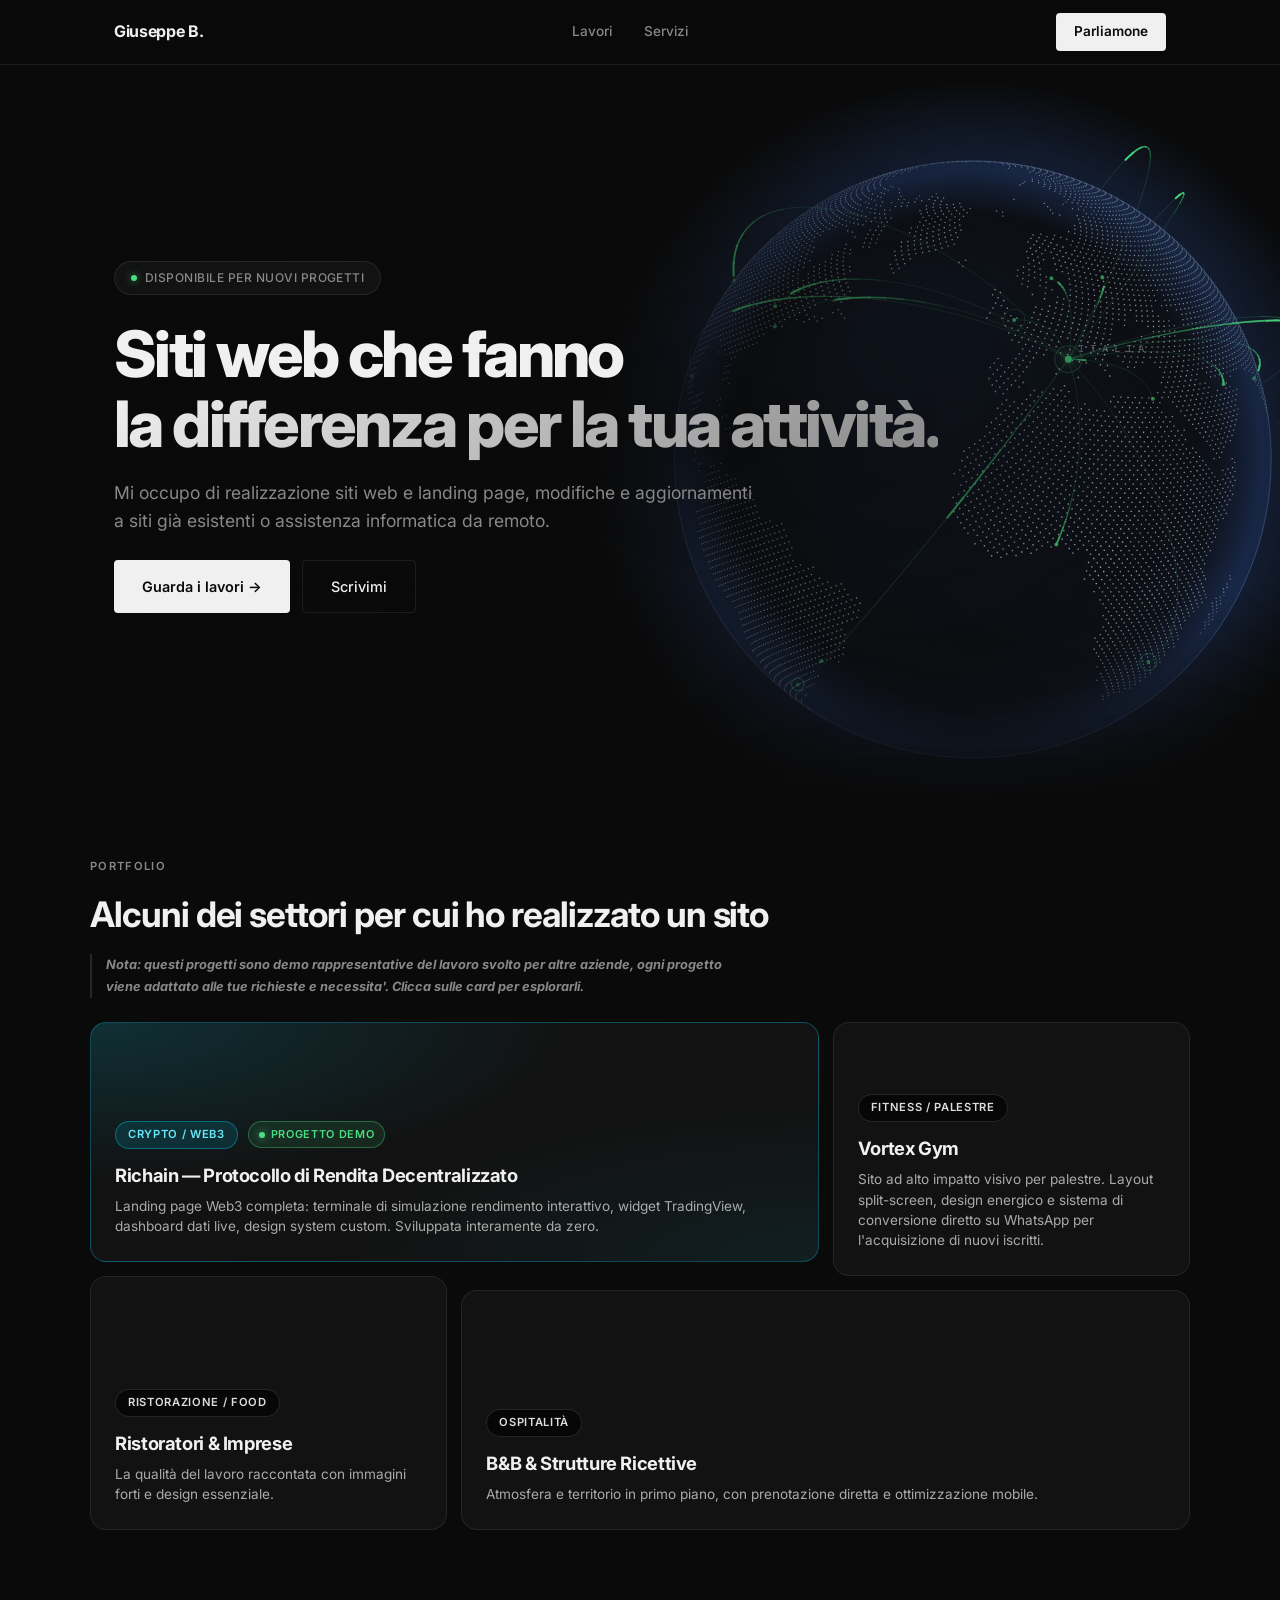
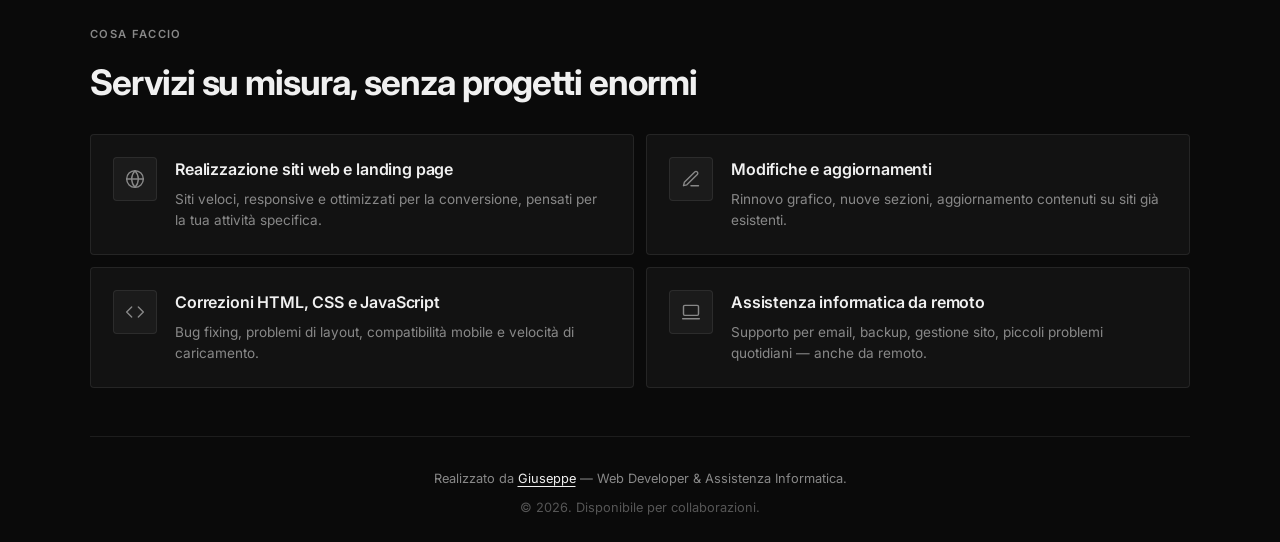
<file: index.html>
<!DOCTYPE html>
<html lang="it">
<head>
  <meta charset="UTF-8" />
  <meta name="viewport" content="width=device-width, initial-scale=1.0" />
  <title>Giuseppe B. — Web Developer per Piccole Imprese</title>
  <link rel="icon" type="image/x-icon" href="https://cdn-icons-png.flaticon.com/128/3873/3873834.png" />
  <link rel="preconnect" href="https://fonts.googleapis.com" />
  <link rel="preconnect" href="https://fonts.gstatic.com" crossorigin />
  <link href="https://fonts.googleapis.com/css2?family=Inter:wght@300;400;500;600;700;800&display=swap" rel="stylesheet" />
  
  <!-- Collegamento al file CSS esterno -->
  <link rel="stylesheet" href="style.css" />
</head>
<body>

  <!-- NAV -->
  <nav class="nav">
    <div class="container nav-inner">
      <a href="#" class="nav-logo">Giuseppe B.</a>
      <div class="nav-links">
        <a href="#lavori">Lavori</a>
        <a href="#servizi">Servizi</a>
      </div>
      <a href="mailto:alfabravo4232@gmail.com" class="nav-cta">Parliamone</a>
    </div>
  </nav>

  <!-- HERO -->
  <header class="hero container">
    <canvas 
    class="hero-globe"
    data-mobile-scale="0.9"
    data-globe data-center-x="0.76" 
    data-center-y="0.53"
    data-globe aria-label="Globo 3D interattivo"
    data-scale="0.80">
    </canvas>
    <div class="hero-veil"></div>
    <div class="hero-badge">Disponibile per nuovi progetti</div>
    <h1>
      Siti web che fanno<br />
      <span class="gradient">la differenza per la tua attività.</span>
    </h1>
    <p>
      Mi occupo di realizzazione siti web e landing page, modifiche e aggiornamenti
      a siti già esistenti o assistenza informatica da remoto.
    </p>
    <div class="hero-actions">
      <a href="#lavori" class="btn-primary">Guarda i lavori →</a>
      <a href="mailto:alfabravo4232@gmail.com" class="btn-ghost">Scrivimi</a>
    </div>
  </header>

  <!-- LAVORI (BENTO GRID) -->
  <section class="section container" id="lavori">
    <div class="section-header reveal">
      <div class="section-label">Portfolio</div>
      <h2 class="section-title">Alcuni dei settori per cui ho realizzato un sito</h2>
      <p class="section-note" style="font-weight: 700;">
        Nota: questi progetti sono demo rappresentative del lavoro svolto per altre aziende, ogni progetto viene adattato alle tue richieste e necessita'. Clicca sulle card per esplorarli.
      </p>
    </div>

    <div class="bento">

      <!-- RICHAIN (progetto demo, cliccabile) -->
      <a class="bento-card span-2 featured reveal"
         href="lavori/richain/richain.html"
         target="_blank"
         rel="noopener">
        <div class="bento-card-bg" style="background-image: url('https://images.unsplash.com/photo-1639762681485-074b7f938ba0?w=1400&q=80');"></div>
        <div class="bento-card-content">
          <span class="bento-tag">Crypto / Web3</span>
          <span class="live-badge">Progetto DEMO</span>
          <h3>Richain — Protocollo di Rendita Decentralizzato</h3>
          <p>Landing page Web3 completa: terminale di simulazione rendimento interattivo, widget TradingView, dashboard dati live, design system custom. Sviluppata interamente da zero.</p>
        </div>
        <div class="arrow">↗</div>
      </a>

            <!-- Palestra -->
      <a class="bento-card row-span-2 reveal" 
         href="lavori/palestra/palestra.html" 
         target="_blank" 
         rel="noopener">
        <div class="bento-card-bg" style="background-image: url('https://images.unsplash.com/photo-1534438327276-14e5300c3a48?w=1200&q=80');"></div>
        <div class="bento-card-content">
          <span class="bento-tag">FITNESS / PALESTRE</span>
          <h3>Vortex Gym</h3>
          <p>Sito ad alto impatto visivo per palestre. Layout split-screen, design energico e sistema di conversione diretto su WhatsApp per l'acquisizione di nuovi iscritti.</p>
        </div>
        <div class="arrow">↗</div>
      </a>
      
      <!-- Ristorante -->
      <a class="bento-card row-span-2 reveal" 
         href="lavori/ristorazione/ristorazione.html"
         target="_blank"
         rel="noopener">
       <div class="bento-card-bg" style="background-image: url('https://images.unsplash.com/photo-1552566626-52f8b828add9?w=800&q=80');"></div>
       <div class="bento-card-content">
         <span class="bento-tag">RISTORAZIONE / FOOD</span>
         <h3>Ristoratori &amp; Imprese</h3>
         <p>La qualità del lavoro raccontata con immagini forti e design essenziale.</p>
        </div>
        <div class="arrow">↗</div>
      </a>

      <!-- B&B -->
      <a class="bento-card span-2 reveal" 
         href="lavori/hotel/hotel.html"
         target="_blank"
         rel="noopener">
        <div class="bento-card-bg" style="background-image: url('https://images.unsplash.com/photo-1566073771259-6a8506099945?w=1200&q=80');"></div>
        <div class="bento-card-content">
          <span class="bento-tag">Ospitalità</span>
          <h3>B&amp;B &amp; Strutture Ricettive</h3>
          <p>Atmosfera e territorio in primo piano, con prenotazione diretta e ottimizzazione mobile.</p>
        </div>
        <div class="arrow">↗</div>
      </a>

    </div>
  </section>

  <!-- SERVIZI -->
  <section class="section container" id="servizi">
    <div class="section-header reveal">
      <div class="section-label">Cosa faccio</div>
      <h2 class="section-title">Servizi su misura, senza progetti enormi</h2>
    </div>

    <div class="services-grid">
      <div class="service-item reveal">
        <div class="service-icon" aria-hidden="true">
          <svg viewBox="0 0 24 24">
            <circle cx="12" cy="12" r="10"/>
            <line x1="2" y1="12" x2="22" y2="12"/>
            <path d="M12 2a15.3 15.3 0 0 1 4 10 15.3 15.3 0 0 1-4 10 15.3 15.3 0 0 1-4-10 15.3 15.3 0 0 1 4-10z"/>
          </svg>
        </div>
        <div>
          <h3>Realizzazione siti web e landing page</h3>
          <p>Siti veloci, responsive e ottimizzati per la conversione, pensati per la tua attività specifica.</p>
        </div>
      </div>

      <div class="service-item reveal">
        <div class="service-icon" aria-hidden="true">
          <svg viewBox="0 0 24 24">
            <path d="M12 20h9"/>
            <path d="M16.5 3.5a2.121 2.121 0 0 1 3 3L7 19l-4 1 1-4L16.5 3.5z"/>
          </svg>
        </div>
        <div>
          <h3>Modifiche e aggiornamenti</h3>
          <p>Rinnovo grafico, nuove sezioni, aggiornamento contenuti su siti già esistenti.</p>
        </div>
      </div>

      <div class="service-item reveal">
        <div class="service-icon" aria-hidden="true">
          <svg viewBox="0 0 24 24">
            <polyline points="16 18 22 12 16 6"/>
            <polyline points="8 6 2 12 8 18"/>
          </svg>
        </div>
        <div>
          <h3>Correzioni HTML, CSS e JavaScript</h3>
          <p>Bug fixing, problemi di layout, compatibilità mobile e velocità di caricamento.</p>
        </div>
      </div>

      <div class="service-item reveal">
        <div class="service-icon" aria-hidden="true">
          <svg viewBox="0 0 24 24">
            <rect x="3" y="4" width="18" height="12" rx="1.5"/>
            <line x1="2" y1="20" x2="22" y2="20"/>
          </svg>
        </div>
        <div>
          <h3>Assistenza informatica da remoto</h3>
          <p>Supporto per email, backup, gestione sito, piccoli problemi quotidiani — anche da remoto.</p>
        </div>
      </div>
    </div>
  </section>

  <!-- FOOTER -->
  <footer class="footer container">
    <p>Realizzato da <a href="mailto:alfabravo4232@gmail.com">Giuseppe</a> — Web Developer &amp; Assistenza Informatica.</p>
    <p style="margin-top: 8px; opacity: 0.6;">© 2026. Disponibile per collaborazioni.</p>
  </footer>

  <!-- Collegamento al file JS esterno -->
  <script src="script.js"></script>
  <script src="globe-bg.js"></script>
</body>
</html>
</file>
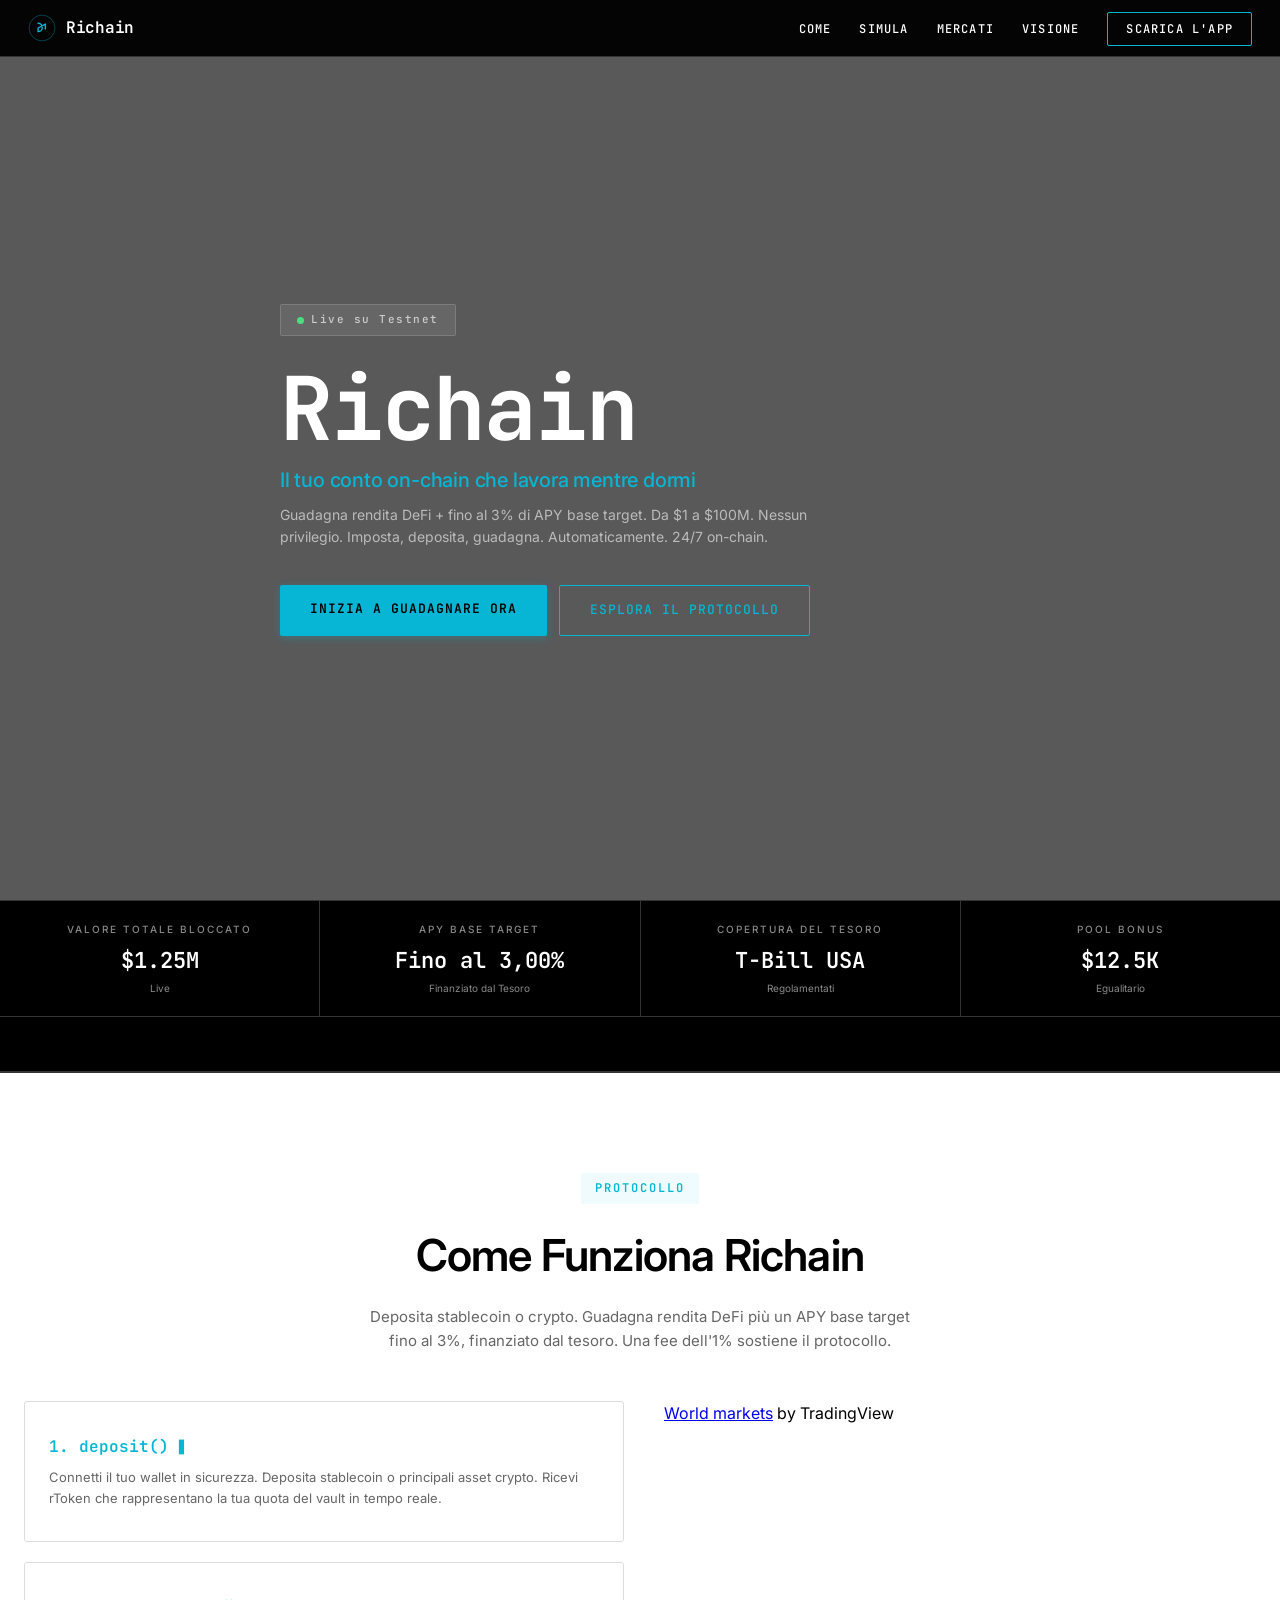
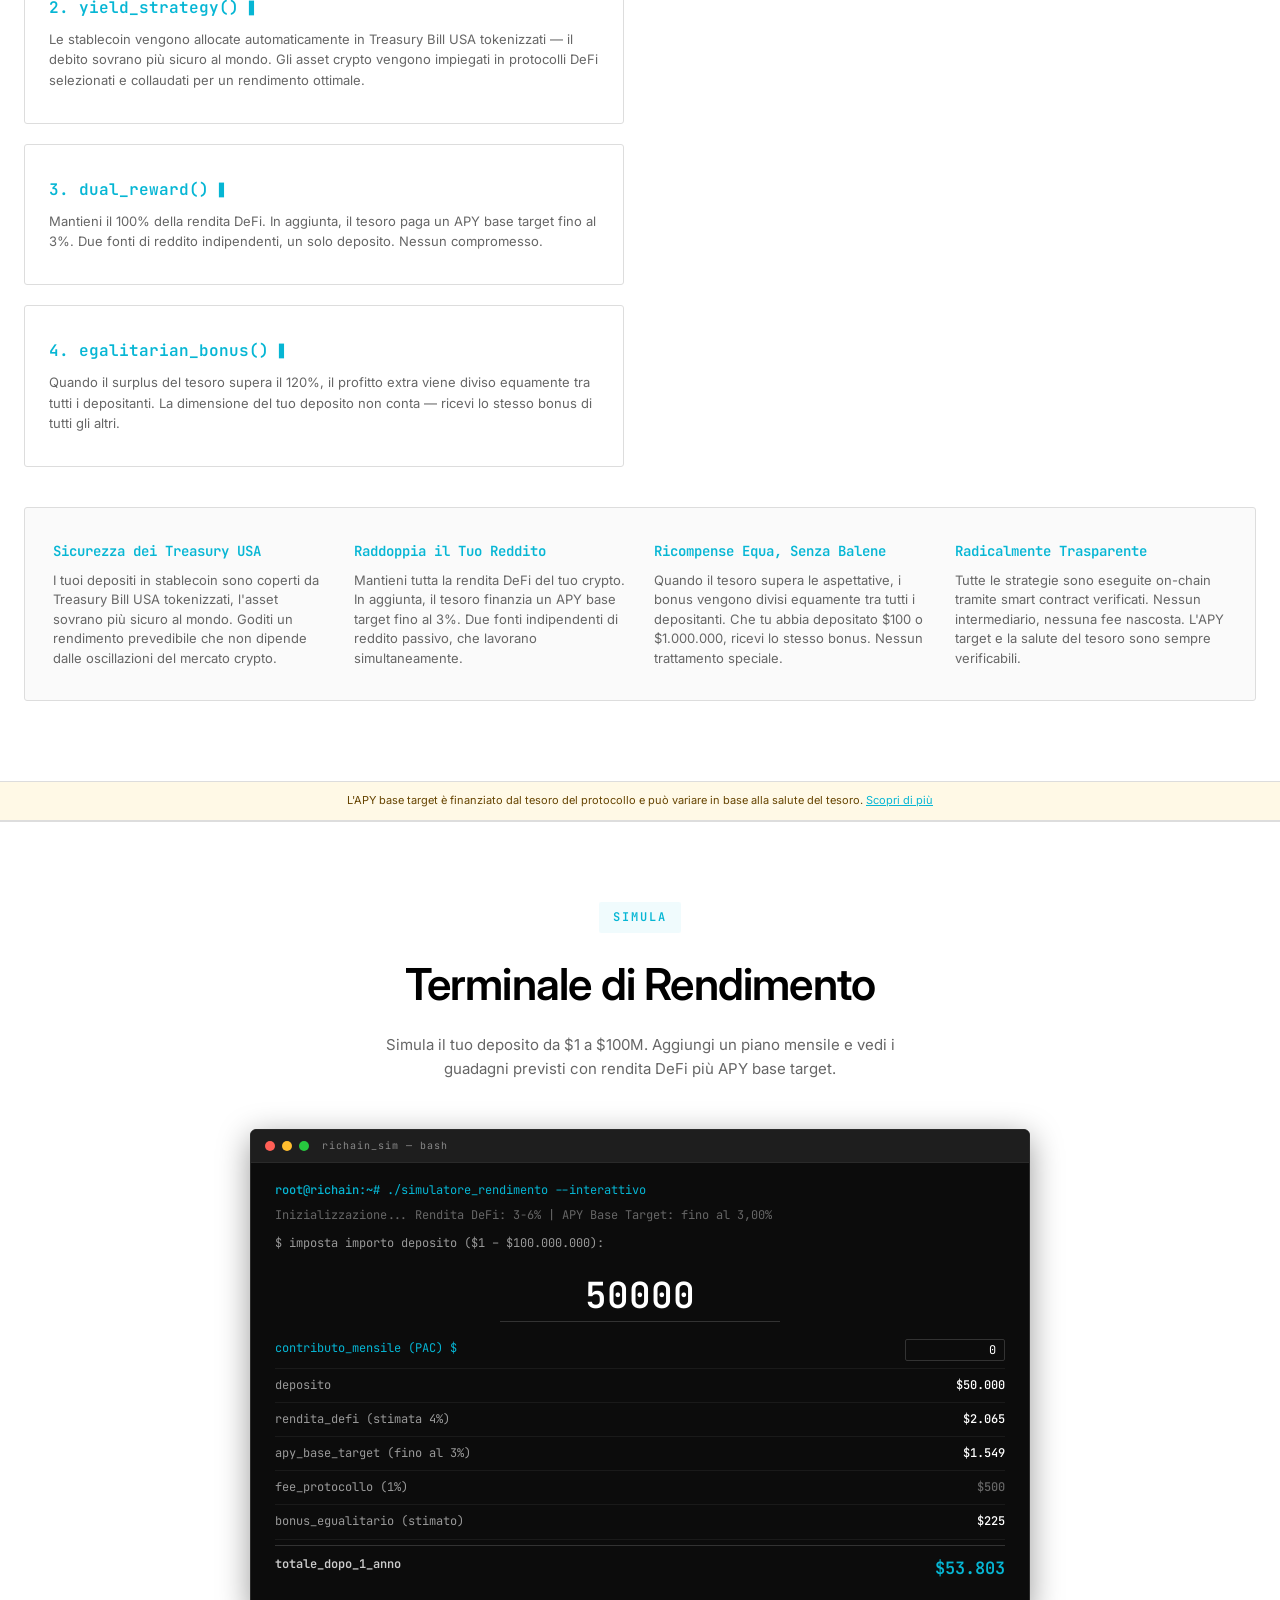
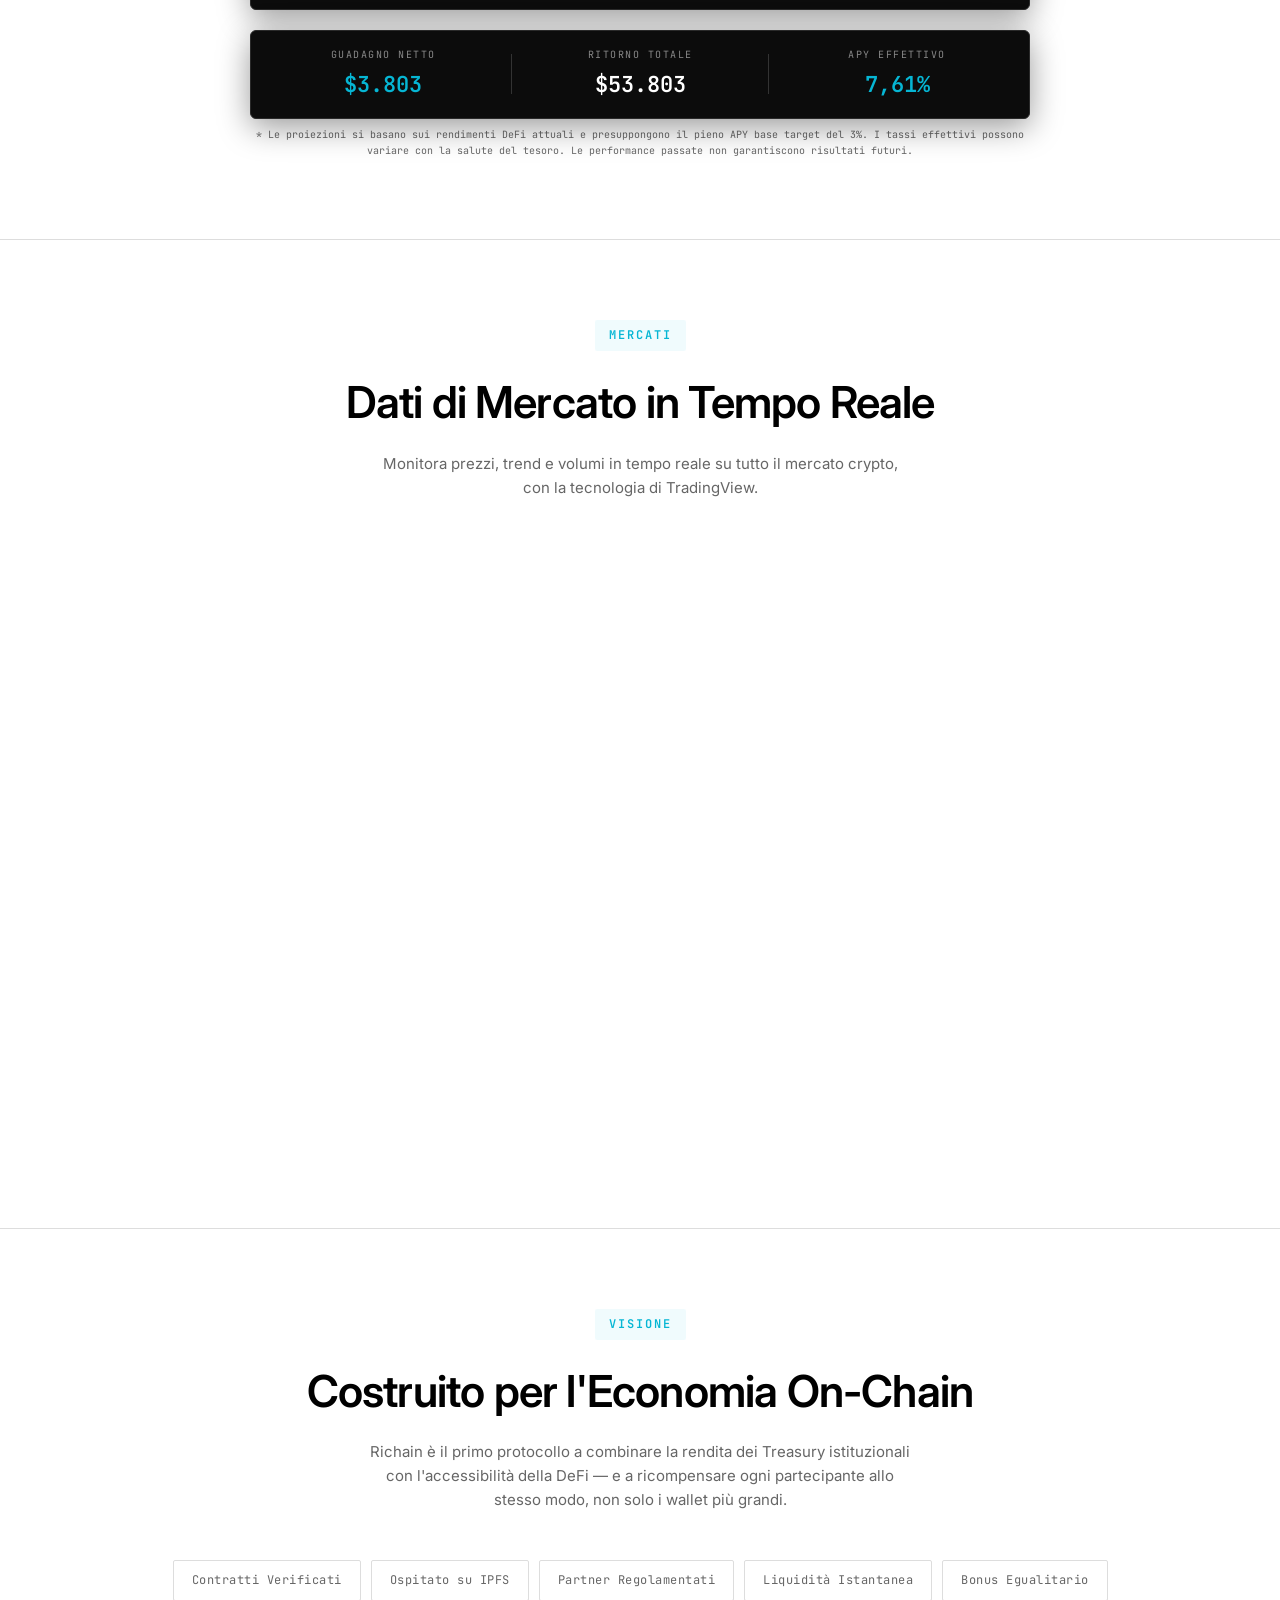
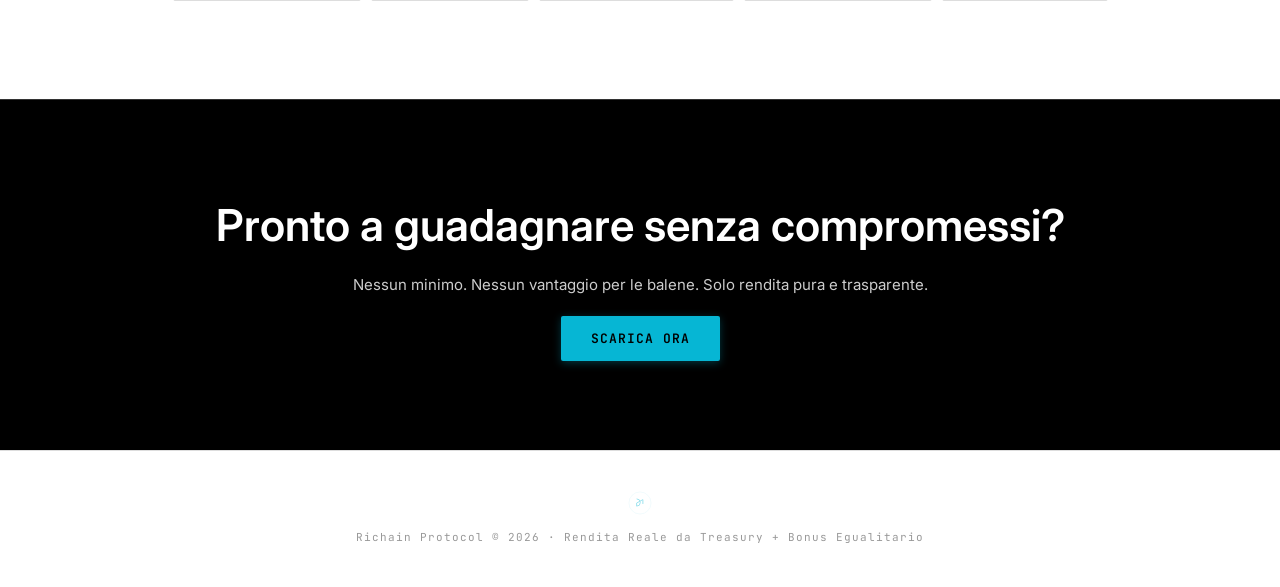
<file: lavori/richain/richain.html>
<!DOCTYPE html>
<html lang="it">
<head>
    <meta charset="UTF-8">
    <meta name="viewport" content="width=device-width, initial-scale=1.0">
    <title>Richain — Protocollo di Rendita Decentralizzato</title>
    <link rel="preconnect" href="https://fonts.googleapis.com">
    <link href="https://fonts.googleapis.com/css2?family=Inter:wght@300;400;500;600;700&family=JetBrains+Mono:wght@400;500;600;700&display=swap" rel="stylesheet">
    <!-- Collegamento al file CSS esterno -->
    <link rel="stylesheet" href="style.css">
</head>
<body>
    <div class="content">
        <nav class="nav" id="nav">
            <a href="#" class="nav-brand">
                <svg viewBox="0 0 100 100">
                    <defs>
                        <linearGradient id="navGrad" x1="0%" y1="0%" x2="100%" y2="100%">
                            <stop offset="0%" stop-color="#06B6D4"/><stop offset="100%" stop-color="#06B6D4"/>
                        </linearGradient>
                    </defs>
                    <circle cx="50" cy="50" r="46" fill="none" stroke="url(#navGrad)" stroke-width="2" opacity="0.6"/>
                    <path d="M 36 33 A 15 15 0 1 1 36 63 L 36 50 L 62 36 L 62 54" fill="none" stroke="url(#navGrad)" stroke-width="5" stroke-linecap="round" stroke-linejoin="round"/>
                </svg>
                <span>Richain</span>
            </a>
            <ul class="nav-links" id="navLinks">
                <li><a href="#how">Come</a></li>
                <li><a href="#simulate">Simula</a></li>
                <li><a href="#markets">Mercati</a></li>
                <li><a href="#vision">Visione</a></li>
                <li><a href="#" class="btn-nav">Scarica l'App</a></li>
            </ul>
            <div class="hamburger" id="hamburger"><span></span><span></span><span></span></div>
        </nav>

        <section class="hero">
            <div class="hero-content">
                <div class="hero-badge"><span class="dot"></span> Live su Testnet</div>
                <h1>Richain</h1>
                <p class="slogan">Il tuo conto on-chain che lavora mentre dormi</p>
                <p class="subtitle">Guadagna rendita DeFi + fino al 3% di APY base target. Da $1 a $100M. Nessun privilegio. Imposta, deposita, guadagna. Automaticamente. 24/7 on-chain.</p>
                <div class="hero-cta">
                    <a href="#simulate" class="btn-primary">Inizia a Guadagnare Ora</a>
                    <a href="#how" class="btn-outline-dark">Esplora il Protocollo</a>
                </div>
            </div>
        </section>

        <div class="data-strip">
            <div class="data-cell"><div class="data-label">Valore Totale Bloccato</div><div class="data-value" id="tvl">$1.247.832</div><div class="data-sub">Live</div></div>
            <div class="data-cell"><div class="data-label">APY Base Target</div><div class="data-value">Fino al 3,00%</div><div class="data-sub">Finanziato dal Tesoro</div></div>
            <div class="data-cell"><div class="data-label">Copertura del Tesoro</div><div class="data-value">T-Bill USA</div><div class="data-sub">Regolamentati</div></div>
            <div class="data-cell"><div class="data-label">Pool Bonus</div><div class="data-value" id="bonus">$12.478</div><div class="data-sub">Egualitario</div></div>
        </div>

        <div class="tv-ticker-wrap">
            <tv-ticker-tape symbols="BITSTAMP:BTCUSD,BITSTAMP:ETHUSD,CMCMARKETS:GOLD,CRYPTOCAP:SOL" line-chart-type="Baseline" hover-type="chart" theme="dark"></tv-ticker-tape>
        </div>

        <section class="section" id="how" style="border-top: 1px solid #333; padding-top: 100px;">
            <div style="text-align:center;"><span class="section-tag reveal">Protocollo</span></div>
            <h2 class="section-title reveal">Come Funziona Richain</h2>
            <p class="section-desc reveal">Deposita stablecoin o crypto. Guadagna rendita DeFi più un APY base target fino al 3%, finanziato dal tesoro. Una fee dell'1% sostiene il protocollo.</p>
            <div class="how-layout reveal">
                <div class="how-left">
                    <div class="card"><h3>1. deposit()</h3><p>Connetti il tuo wallet in sicurezza. Deposita stablecoin o principali asset crypto. Ricevi rToken che rappresentano la tua quota del vault in tempo reale.</p></div>
                    <div class="card"><h3>2. yield_strategy()</h3><p>Le stablecoin vengono allocate automaticamente in Treasury Bill USA tokenizzati — il debito sovrano più sicuro al mondo. Gli asset crypto vengono impiegati in protocolli DeFi selezionati e collaudati per un rendimento ottimale.</p></div>
                    <div class="card"><h3>3. dual_reward()</h3><p>Mantieni il 100% della rendita DeFi. In aggiunta, il tesoro paga un APY base target fino al 3%. Due fonti di reddito indipendenti, un solo deposito. Nessun compromesso.</p></div>
                    <div class="card"><h3>4. egalitarian_bonus()</h3><p>Quando il surplus del tesoro supera il 120%, il profitto extra viene diviso equamente tra tutti i depositanti. La dimensione del tuo deposito non conta — ricevi lo stesso bonus di tutti gli altri.</p></div>
                </div>
                <div class="how-right">
                    <div class="tradingview-widget-container" style="width:100%; height:100%;">
                        <div class="tradingview-widget-container__widget"></div>
                        <div class="tradingview-widget-copyright"><a href="https://www.tradingview.com/markets/" rel="noopener nofollow" target="_blank"><span class="blue-text">World markets</span></a><span class="trademark"> by TradingView</span></div>
                        <script type="text/javascript" src="https://s3.tradingview.com/external-embedding/embed-widget-market-overview.js" async>
                            {
                                "colorTheme": "light",
                                "dateRange": "12M",
                                "locale": "it",
                                "largeChartUrl": "",
                                "isTransparent": true,
                                "showFloatingTooltip": true,
                                "plotLineColorGrowing": "rgba(41, 98, 255, 1)",
                                "plotLineColorFalling": "rgba(41, 98, 255, 1)",
                                "gridLineColor": "rgba(240, 243, 250, 0)",
                                "scaleFontColor": "#0F0F0F",
                                "belowLineFillColorGrowing": "rgba(41, 98, 255, 0.12)",
                                "belowLineFillColorFalling": "rgba(41, 98, 255, 0.12)",
                                "belowLineFillColorGrowingBottom": "rgba(41, 98, 255, 0)",
                                "belowLineFillColorFallingBottom": "rgba(41, 98, 255, 0)",
                                "symbolActiveColor": "rgba(41, 98, 255, 0.12)",
                                "tabs": [
                                    {
                                        "title": "Indici",
                                        "symbols": [
                                            { "s": "FRED:TREASURY", "d": "", "logo": { "style": "single", "logoid": "country/US" } },
                                            { "s": "BITSTAMP:BTCUSD", "d": "", "logo": { "style": "single", "logoid": "crypto/XTVCBTC" } }
                                        ],
                                        "originalTitle": "Indici"
                                    }
                                ],
                                "support_host": "https://www.tradingview.com",
                                "backgroundColor": "#0f0f0f",
                                "width": "100%",
                                "height": "100%",
                                "showSymbolLogo": true,
                                "showChart": true
                            }
                        </script>
                    </div>
                </div>
            </div>
            <div class="why-richain-wrap reveal">
                <div class="why-richain-item">
                    <h4>Sicurezza dei Treasury USA</h4>
                    <p>I tuoi depositi in stablecoin sono coperti da Treasury Bill USA tokenizzati, l'asset sovrano più sicuro al mondo. Goditi un rendimento prevedibile che non dipende dalle oscillazioni del mercato crypto.</p>
                </div>
                <div class="why-richain-item">
                    <h4>Raddoppia il Tuo Reddito</h4>
                    <p>Mantieni tutta la rendita DeFi del tuo crypto. In aggiunta, il tesoro finanzia un APY base target fino al 3%. Due fonti indipendenti di reddito passivo, che lavorano simultaneamente.</p>
                </div>
                <div class="why-richain-item">
                    <h4>Ricompense Equa, Senza Balene</h4>
                    <p>Quando il tesoro supera le aspettative, i bonus vengono divisi equamente tra tutti i depositanti. Che tu abbia depositato $100 o $1.000.000, ricevi lo stesso bonus. Nessun trattamento speciale.</p>
                </div>
                <div class="why-richain-item">
                    <h4>Radicalmente Trasparente</h4>
                    <p>Tutte le strategie sono eseguite on-chain tramite smart contract verificati. Nessun intermediario, nessuna fee nascosta. L'APY target e la salute del tesoro sono sempre verificabili.</p>
                </div>
            </div>
        </section>

        <div class="treasury-notice">
            L'APY base target è finanziato dal tesoro del protocollo e può variare in base alla salute del tesoro. <a href="#how">Scopri di più</a>
        </div>

        <section class="section" id="simulate">
            <div style="text-align:center;"><span class="section-tag reveal">Simula</span></div>
            <h2 class="section-title reveal">Terminale di Rendimento</h2>
            <p class="section-desc reveal">Simula il tuo deposito da $1 a $100M. Aggiungi un piano mensile e vedi i guadagni previsti con rendita DeFi più APY base target.</p>
            <div class="sim-center reveal">
                <div class="terminal-box">
                    <div class="terminal-header">
                        <div class="terminal-dot red"></div><div class="terminal-dot yellow"></div><div class="terminal-dot green"></div>
                        <span class="terminal-title">richain_sim — bash</span>
                    </div>
                    <div class="terminal-body">
                        <div class="prompt-line">./simulatore_rendimento --interattivo</div>
                        <div style="color:#666;margin-bottom:8px;">Inizializzazione... Rendita DeFi: 3-6% | APY Base Target: fino al 3,00%</div>
                        <div><span style="color:#999;">$ imposta importo deposito ($1 – $100.000.000):</span></div>
                        <div class="amount-input-wrap">
                            <input type="text" class="amount-input" id="depInput" value="50000" maxlength="12">
                        </div>
                        <div class="sim-row">
                            <span style="color: var(--cyan);">contributo_mensile (PAC) $</span>
                            <input type="text" class="dca-input" id="dcaInput" value="0" maxlength="8">
                        </div>
                        <div class="sim-row"><span>deposito</span><span class="val" id="sDep">$50.000</span></div>
                        <div class="sim-row"><span>rendita_defi (stimata 4%)</span><span class="val" id="sDeFi">$2.000</span></div>
                        <div class="sim-row"><span>apy_base_target (fino al 3%)</span><span class="val" id="sBase">$1.500</span></div>
                        <div class="sim-row"><span>fee_protocollo (1%)</span><span class="val" style="color:#666;">$500</span></div>
                        <div class="sim-row"><span>bonus_egualitario (stimato)</span><span class="val" id="sBonus">$420</span></div>
                        <div class="sim-row total"><span>totale_dopo_1_anno</span><span class="val" id="sTotal">$3.920</span></div>
                    </div>
                </div>
                <div class="yield-summary reveal">
                    <div class="yield-summary-item">
                        <div class="yield-summary-label">Guadagno Netto</div>
                        <div class="yield-summary-value net-gain" id="netGain">$3.420</div>
                    </div>
                    <div class="yield-summary-divider"></div>
                    <div class="yield-summary-item">
                        <div class="yield-summary-label">Ritorno Totale</div>
                        <div class="yield-summary-value" id="totalReturn">$53.420</div>
                    </div>
                    <div class="yield-summary-divider"></div>
                    <div class="yield-summary-item">
                        <div class="yield-summary-label">APY Effettivo</div>
                        <div class="yield-summary-value net-gain" id="effectiveApy">7,84%</div>
                    </div>
                </div>
                <div class="sim-note">* Le proiezioni si basano sui rendimenti DeFi attuali e presuppongono il pieno APY base target del 3%. I tassi effettivi possono variare con la salute del tesoro. Le performance passate non garantiscono risultati futuri.</div>
            </div>
        </section>

        <section class="section" id="markets">
            <div style="text-align:center;"><span class="section-tag reveal">Mercati</span></div>
            <h2 class="section-title reveal">Dati di Mercato in Tempo Reale</h2>
            <p class="section-desc reveal">Monitora prezzi, trend e volumi in tempo reale su tutto il mercato crypto, con la tecnologia di TradingView.</p>
            <div class="market-data-wrap reveal" style="height: 600px;">
                <div class="tradingview-widget-container" style="height:100%;">
                    <div class="tradingview-widget-container__widget"></div>
                    <div class="tradingview-widget-copyright"><a href="https://www.tradingview.com/markets/cryptocurrencies/prices-all/" rel="noopener nofollow" target="_blank"><span class="blue-text">Crypto markets</span></a><span class="trademark"> by TradingView</span></div>
                    <script type="text/javascript" src="https://s3.tradingview.com/external-embedding/embed-widget-screener.js" async>
                        {
                            "defaultColumn": "overview",
                            "screener_type": "crypto_mkt",
                            "displayCurrency": "USD",
                            "colorTheme": "light",
                            "isTransparent": false,
                            "locale": "it",
                            "width": "100%",
                            "height": "100%"
                        }
                    </script>
                </div>
            </div>
        </section>

        <section class="section" id="vision" style="text-align:center;">
            <div style="text-align:center;"><span class="section-tag reveal">Visione</span></div>
            <h2 class="section-title reveal">Costruito per l'Economia On-Chain</h2>
            <p class="section-desc reveal">Richain è il primo protocollo a combinare la rendita dei Treasury istituzionali con l'accessibilità della DeFi — e a ricompensare ogni partecipante allo stesso modo, non solo i wallet più grandi.</p>
            <div class="pill-group reveal">
                <span class="pill">Contratti Verificati</span>
                <span class="pill">Ospitato su IPFS</span>
                <span class="pill">Partner Regolamentati</span>
                <span class="pill">Liquidità Istantanea</span>
                <span class="pill">Bonus Egualitario</span>
            </div>
        </section>

        <section class="cta-section">
            <h2 class="reveal">Pronto a guadagnare senza compromessi?</h2>
            <p class="reveal">Nessun minimo. Nessun vantaggio per le balene. Solo rendita pura e trasparente.</p>
            <a href="#" class="btn-primary reveal">SCARICA ORA</a>
        </section>

        <footer>
            <svg viewBox="0 0 100 100"><circle cx="50" cy="50" r="46" fill="none" stroke="#06B6D4" stroke-width="2" opacity="0.3"/><path d="M 36 33 A 15 15 0 1 1 36 63 L 36 50 L 62 36 L 62 54" fill="none" stroke="#06B6D4" stroke-width="4"/></svg>
            <p>Richain Protocol &copy; 2026 &middot; Rendita Reale da Treasury + Bonus Egualitario</p>
        </footer>
    </div>

    <!-- Script esterni di TradingView -->
    <script type="module" src="https://widgets.tradingview-widget.com/w/en/tv-ticker-tape.js"></script>
    
    <!-- Collegamento al file JS esterno -->
    <script src="script.js"></script>
</body>
</html>
</file>
<file: style.css>
/* ========== RESET & BASE ========== */
*, *::before, *::after { margin: 0; padding: 0; box-sizing: border-box; }

:root {
  --bg: #0a0a0a;
  --surface: #121212;
  --surface-hover: #1a1a1a;
  --text: #f0f0f0;
  --muted: #888;
  --border: rgba(255, 255, 255, 0.08);
  --accent: #d4d4d4;
  --ease: cubic-bezier(0.22, 1, 0.36, 1);
  --radius: 16px;
  --btn-radius: 4px;
  --nav-h: 64px;
}

html { scroll-behavior: smooth; }

body {
  font-family: "Inter", ui-sans-serif, system-ui, -apple-system, sans-serif;
  background: var(--bg);
  color: var(--text);
  line-height: 1.6;
  -webkit-font-smoothing: antialiased;
  overflow-x: hidden;
  padding-top: var(--nav-h);
}

a { color: inherit; text-decoration: none; }
ul { list-style: none; }
img { display: block; max-width: 100%; }

.container {
  width: 100%;
  max-width: 1100px;
  margin: 0 auto;
  padding: 0 24px;
}

/* ========== NAV ========== */
.nav {
  position: fixed;
  top: 0; left: 0; right: 0;
  z-index: 100;
  background: rgba(10, 10, 10, 0.85);
  backdrop-filter: blur(18px);
  -webkit-backdrop-filter: blur(18px);
  border-bottom: 1px solid var(--border);
  animation: fadeDown 0.8s var(--ease) both;
}

.nav-inner {
  display: flex;
  align-items: center;
  justify-content: space-between;
  height: var(--nav-h);
}

.nav-logo {
  font-weight: 700;
  font-size: 1rem;
  letter-spacing: -0.02em;
}

.nav-links { display: flex; gap: 4px; }

.nav-links a {
  padding: 8px 14px;
  font-size: 0.85rem;
  font-weight: 500;
  color: var(--muted);
  border-radius: 999px;
  transition: color 0.3s var(--ease), background 0.3s var(--ease);
}

.nav-links a:hover {
  color: var(--text);
  background: rgba(255, 255, 255, 0.06);
}

.nav-cta {
  padding: 8px 18px;
  font-size: 0.85rem;
  font-weight: 600;
  background: var(--text);
  color: var(--bg);
  border-radius: var(--btn-radius);
  transition: opacity 0.3s var(--ease), transform 0.3s var(--ease);
}

.nav-cta:hover { opacity: 0.85; transform: translateY(-1px); }

/* ========== HERO ========== */
.hero {
  min-height: calc(90vh - var(--nav-h));
  display: flex;
  flex-direction: column;
  justify-content: center;
  align-items: flex-start; /* Sposta il contenitore a sinistra */
  text-align: left;        /* Allinea il testo a sinistra */
  padding: 20px 24px;
  animation: fadeUp 1s var(--ease) both 0.15s;
}

.hero-badge {
  display: inline-flex;
  align-items: center;
  gap: 8px;
  padding: 6px 16px;
  font-size: 0.75rem;
  font-weight: 500;
  letter-spacing: 0.04em;
  text-transform: uppercase;
  color: var(--muted);
  background: rgba(255, 255, 255, 0.04);
  border: 1px solid var(--border);
  border-radius: 999px;
  margin-bottom: 24px;
}

.hero-badge::before {
  content: "";
  width: 6px;
  height: 6px;
  border-radius: 50%;
  background: #4ade80;
  box-shadow: 0 0 8px rgba(74, 222, 128, 0.6);
}

.hero h1 {
  font-size: clamp(2.2rem, 6vw, 4rem);
  font-weight: 800;
  letter-spacing: -0.04em;
  line-height: 1.1;
  margin-bottom: 20px;
}

.hero h1 .gradient {
  background: linear-gradient(135deg, #f0f0f0 0%, #888 100%);
  -webkit-background-clip: text;
  background-clip: text;
  color: transparent;
}

.hero p {
  max-width: 640px;
  margin-bottom: 24px;
  font-size: clamp(0.95rem, 1.8vw, 1.1rem);
  color: var(--muted);
  font-weight: 400;
}

.hero-actions {
  display: flex;
  flex-wrap: wrap;
  justify-content: center;
  gap: 12px;
}

.btn-primary {
  display: inline-flex;
  align-items: center;
  gap: 8px;
  padding: 14px 28px;
  font-size: 0.9rem;
  font-weight: 600;
  background: var(--text);
  color: var(--bg);
  border-radius: var(--btn-radius);
  transition: transform 0.3s var(--ease), box-shadow 0.3s var(--ease);
}

.btn-primary:hover {
  transform: translateY(-2px);
  box-shadow: 0 12px 32px -8px rgba(255, 255, 255, 0.15);
}

.btn-ghost {
  display: inline-flex;
  align-items: center;
  gap: 8px;
  padding: 14px 28px;
  font-size: 0.9rem;
  font-weight: 500;
  color: var(--text);
  border: 1px solid var(--border);
  border-radius: var(--btn-radius);
  transition: background 0.3s var(--ease), border-color 0.3s var(--ease);
}

.btn-ghost:hover {
  background: rgba(255, 255, 255, 0.05);
  border-color: rgba(255, 255, 255, 0.2);
}

/* ========== SEZIONI ========== */
.section { padding: 48px 0; }

.section-header { margin-bottom: 24px; }

.section-label {
  font-size: 0.7rem;
  font-weight: 600;
  letter-spacing: 0.12em;
  text-transform: uppercase;
  color: var(--muted);
  margin-bottom: 10px;
}

.section-title {
  font-size: clamp(1.6rem, 3vw, 2.2rem);
  font-weight: 700;
  letter-spacing: -0.03em;
}

.section-note {
  margin-top: 12px;
  max-width: 640px;
  font-size: 0.8rem;
  line-height: 1.7;
  color: var(--muted);
  font-weight: 400;
  font-style: italic;
  padding-left: 14px;
  border-left: 2px solid rgba(255, 255, 255, 0.12);
}

/* ========== BENTO GRID PROGETTI ========== */
.bento {
  display: grid;
  grid-template-columns: repeat(3, 1fr);
  gap: 14px;
}

.bento-card {
  position: relative;
  display: flex;
  flex-direction: column;
  justify-content: flex-end;
  min-height: 240px;
  padding: 24px;
  background: var(--surface);
  border: 1px solid var(--border);
  border-radius: var(--radius);
  overflow: hidden;
  transition: transform 0.45s var(--ease),
              border-color 0.45s var(--ease),
              box-shadow 0.45s var(--ease);
  cursor: pointer;
  color: inherit;
}

.bento-card:hover {
  transform: translateY(-4px);
  border-color: rgba(255, 255, 255, 0.18);
  box-shadow: 0 24px 48px -16px rgba(0, 0, 0, 0.6);
}

.bento-card.span-2 { grid-column: span 2; }
.bento-card.row-span-2 { grid-row: span 2; }

.bento-card-bg {
  position: absolute;
  inset: 0;
  opacity: 0.35;
  transition: opacity 0.6s var(--ease), transform 0.6s var(--ease);
  background-size: cover;
  background-position: center;
}

.bento-card:hover .bento-card-bg {
  opacity: 0.55;
  transform: scale(1.04);
}

.bento-card-content { position: relative; z-index: 1; }

.bento-tag {
  display: inline-block;
  padding: 4px 12px;
  font-size: 0.7rem;
  font-weight: 600;
  letter-spacing: 0.06em;
  text-transform: uppercase;
  background: rgba(0, 0, 0, 0.6);
  backdrop-filter: blur(8px);
  border: 1px solid rgba(255, 255, 255, 0.12);
  border-radius: 999px;
  margin-bottom: 12px;
  color: #ddd;
}

.bento-card h3 {
  font-size: 1.15rem;
  font-weight: 700;
  letter-spacing: -0.02em;
  margin-bottom: 6px;
}

.bento-card p {
  font-size: 0.85rem;
  color: #aaa;
  line-height: 1.5;
}

.bento-card .arrow {
  position: absolute;
  top: 20px;
  right: 20px;
  width: 32px;
  height: 32px;
  display: grid;
  place-items: center;
  border-radius: 50%;
  background: rgba(0, 0, 0, 0.4);
  backdrop-filter: blur(6px);
  border: 1px solid rgba(255, 255, 255, 0.1);
  font-size: 0.9rem;
  color: #ccc;
  opacity: 0;
  transform: translate(-4px, 4px);
  transition: opacity 0.4s var(--ease), transform 0.4s var(--ease);
}

.bento-card:hover .arrow { opacity: 1; transform: translate(0, 0); }

/* ===== CARD RICHAIN (progetto demo) ===== */
.bento-card.featured {
  border-color: rgba(6, 182, 212, 0.35);
  background:
    radial-gradient(120% 120% at 0% 0%, rgba(6, 182, 212, 0.18) 0%, transparent 55%),
    radial-gradient(120% 120% at 100% 100%, rgba(6, 182, 212, 0.08) 0%, transparent 55%),
    var(--surface);
}

.bento-card.featured:hover {
  border-color: rgba(6, 182, 212, 0.7);
  box-shadow: 0 24px 48px -16px rgba(6, 182, 212, 0.25);
}

.bento-card.featured .bento-tag {
  background: rgba(6, 182, 212, 0.15);
  border-color: rgba(6, 182, 212, 0.45);
  color: #67e8f9;
}

.live-badge {
  display: inline-flex;
  align-items: center;
  gap: 6px;
  margin-left: 6px;
  padding: 4px 10px;
  font-size: 0.68rem;
  font-weight: 600;
  letter-spacing: 0.06em;
  text-transform: uppercase;
  color: #4ade80;
  background: rgba(74, 222, 128, 0.1);
  border: 1px solid rgba(74, 222, 128, 0.35);
  border-radius: 999px;
}

.live-badge::before {
  content: "";
  width: 6px;
  height: 6px;
  border-radius: 50%;
  background: #4ade80;
  box-shadow: 0 0 8px rgba(74, 222, 128, 0.8);
  animation: pulse 2s ease-in-out infinite;
}

/* ========== SERVIZI ========== */
.services-grid {
  display: grid;
  grid-template-columns: repeat(2, 1fr);
  gap: 12px;
}

.service-item {
  display: flex;
  gap: 18px;
  padding: 22px;
  background: var(--surface);
  border: 1px solid var(--border);
  border-radius: 4px;
  transition: background 0.35s var(--ease), border-color 0.35s var(--ease);
}

.service-item:hover {
  background: var(--surface-hover);
  border-color: rgba(255, 255, 255, 0.14);
}

.service-icon {
  flex-shrink: 0;
  width: 44px;
  height: 44px;
  display: grid;
  place-items: center;
  background: rgba(255, 255, 255, 0.04);
  border: 1px solid var(--border);
  border-radius: 4px;
  color: var(--muted);
  transition: color 0.35s var(--ease), background 0.35s var(--ease), border-color 0.35s var(--ease);
}

.service-item:hover .service-icon {
  color: var(--text);
  background: rgba(255, 255, 255, 0.08);
  border-color: rgba(255, 255, 255, 0.18);
}

.service-icon svg {
  width: 20px;
  height: 20px;
  stroke: currentColor;
  fill: none;
  stroke-width: 1.7;
  stroke-linecap: round;
  stroke-linejoin: round;
}

.service-item h3 {
  font-size: 1rem;
  font-weight: 600;
  margin-bottom: 6px;
  letter-spacing: -0.01em;
}

.service-item p {
  font-size: 0.85rem;
  color: var(--muted);
  line-height: 1.6;
}

/* ========== FOOTER ========== */
.footer {
  padding: 32px 0 24px;
  border-top: 1px solid var(--border);
  text-align: center;
}

.footer p { font-size: 0.8rem; color: var(--muted); }

.footer a {
  color: var(--text);
  text-decoration: underline;
  text-underline-offset: 3px;
}

/* ========== REVEAL ========== */
.reveal {
  opacity: 0;
  transform: translateY(28px);
  transition: opacity 0.9s var(--ease), transform 0.9s var(--ease);
}

.reveal.visible { opacity: 1; transform: translateY(0); }

/* ========== KEYFRAMES ========== */
@keyframes fadeUp {
  from { opacity: 0; transform: translateY(24px); }
  to   { opacity: 1; transform: translateY(0); }
}

@keyframes fadeDown {
  from { opacity: 0; transform: translateY(-16px); }
  to   { opacity: 1; transform: translateY(0); }
}

@keyframes pulse {
  0%, 100% { opacity: 1; }
  50%      { opacity: 0.35; }
}


/* ========================================================
   FIX DEFINITIVO MOBILE (Stile Apple / iOS)
   ======================================================== */

/* Tablet */
@media (max-width: 860px) {
  .bento { grid-template-columns: repeat(2, 1fr); }
  .bento-card.span-2 { grid-column: span 2; }
  .services-grid { grid-template-columns: 1fr; }
  .bento-card.row-span-2 { grid-row: span 1; }
}

/* iPhone e Smartphone (Stile HAIDO / Apple) */
@media (max-width: 600px) {
  
  /* 1. Margini di sicurezza laterali per far respirare tutto */
  .container { 
    padding-left: 24px !important; 
    padding-right: 24px !important; 
  }

  /* Navbar */
  .nav-links { display: none !important; }

  /* 2. HERO: Sistemata (niente più testo incollato ai bordi) */
  .hero { 
    min-height: auto; 
    padding-top: 60px;
    padding-bottom: 60px;
    text-align: left; 
    align-items: flex-start; 
    /* NON azzerare il padding laterale qui, lascia che usi quello del .container */
  }

  .hero-badge {
    margin-bottom: 24px;
  }

  .hero h1 { 
    font-size: 2.6rem; /* Dimensione perfetta, impattante ma contenuta */
    line-height: 1.1;
    letter-spacing: -0.04em;
    margin-bottom: 24px; 
  }

  .hero p { 
    font-size: 1.05rem; 
    margin-bottom: 40px; 
    line-height: 1.6;
    color: #a1a1aa;
  }

  /* 3. BOTTONI: Stile "Pillola" elegante, non più a tutta larghezza */
  .hero-actions { 
    flex-direction: column; 
    align-items: flex-start; /* Allineati a sinistra */
    width: 100%; 
    gap: 16px; 
  }

  .hero-actions .btn-primary, 
  .hero-actions .btn-ghost { 
    width: auto; /* Toglie il 100%, prende solo la larghezza del testo */
    display: inline-flex;
    padding: 16px 32px; /* Spazio interno per farlo sembrare un bottone premium */
    font-size: 1rem;
    border-radius: 999px; /* Angoli completamente arrotondati (stile iOS) */
  }

  /* 4. SEZIONE LAVORI / SERVIZI */
  .section { 
    padding-top: 64px; 
    padding-bottom: 64px; 
  }

  .section-header {
    text-align: left;
    margin-bottom: 40px;
  }

  .section-title { 
    font-size: 2.2rem; 
    line-height: 1.15;
    letter-spacing: -0.03em;
  }

  .section-note { 
    font-size: 0.95rem; 
    margin-top: 20px;
    line-height: 1.6;
    padding-left: 16px;
    border-left: 2px solid rgba(255, 255, 255, 0.2);
  }

  /* Card del Portfolio */
  .bento { 
    grid-template-columns: 1fr; 
    gap: 24px; 
  }

  .bento-card { 
    min-height: auto; 
    padding: 32px 24px; 
    border-radius: 20px;
  }

  .bento-card.span-2 { 
    grid-column: span 1; 
  }

  .bento-card h3 {
    font-size: 1.35rem;
    margin-bottom: 12px;
  }

  .bento-card p {
    font-size: 0.95rem;
    line-height: 1.6;
  }

  /* Servizi */
  .services-grid {
    gap: 16px;
  }

  .service-item {
    flex-direction: column;
    padding: 32px 24px;
    gap: 16px;
    border-radius: 20px;
  }

  .service-item h3 {
    font-size: 1.2rem;
  }

  .service-item p {
    font-size: 0.95rem;
    line-height: 1.6;
  }
}

@media (prefers-reduced-motion: reduce) {
  *, *::before, *::after {
    animation-duration: 0.001ms !important;
    transition-duration: 0.001ms !important;
    scroll-behavior: auto !important;
  }
  .reveal { opacity: 1; transform: none; }
}

.hero { position: relative; isolation: isolate; }
.hero-globe {
  position: absolute; top: 0; left: 50%;
  width: 100vw; height: 100%;
  transform: translateX(-50%);
  z-index: -2; display: block;
}
.hero-veil {
  position: absolute; top: 0; left: 50%;
  width: 100vw; height: 100%;
  transform: translateX(-50%);
  z-index: -1; pointer-events: none;
  background:
    radial-gradient(ellipse 55% 45% at 50% 48%, rgba(10,10,10,.82) 0%, rgba(10,10,10,.45) 55%, transparent 100%),
    linear-gradient(to bottom, transparent 70%, #0a0a0a 100%);
}
/* il testo lascia passare il trascinamento al globo, i pulsanti restano cliccabili */
.hero > *:not(.hero-globe):not(.hero-veil) { pointer-events: none; }
.hero a, .hero button { pointer-events: auto; }
</file>
<file: lavori/richain/style.css>
:root {
    --bg: #FFFFFF;
    --surface: #F5F5F5;
    --cyan: #06B6D4;
    --text: #000000;
    --text-secondary: #666666;
    --text-muted: #999999;
    --border: rgba(0, 0, 0, 0.1);
    --radius: 2px;
    --radius-md: 3px;
    --font-mono: 'JetBrains Mono', 'Fira Code', 'Courier New', monospace;
    --font-sans: 'Inter', 'SF Pro Display', system-ui, -apple-system, sans-serif;
    --transition: 0.25s ease;
}

* { margin: 0; padding: 0; box-sizing: border-box; }

html { 
    scroll-behavior: smooth; 
    background: var(--bg); 
    overflow-x: hidden; 
}

body {
    background: var(--bg); 
    color: var(--text);
    font-family: var(--font-sans); 
    line-height: 1.6;
    -webkit-font-smoothing: antialiased; 
    -moz-osx-font-smoothing: grayscale;
}

.content { position: relative; z-index: 10; }

.section { 
    background: var(--bg); 
    color: var(--text); 
    padding: 80px 24px; 
    border-top: 1px solid #ddd; 
}

.section-tag {
    display: inline-block; 
    font-family: var(--font-mono); 
    font-size: 12px; 
    font-weight: 600;
    text-transform: uppercase; 
    letter-spacing: 2px; 
    color: var(--cyan);
    background: rgba(6, 182, 212, 0.06); 
    padding: 6px 14px; 
    border-radius: 2px; 
    margin-bottom: 16px;
}

.section-title {
    text-align: center; 
    font-family: var(--font-sans);
    font-size: clamp(28px, 5vw, 44px); 
    font-weight: 600; 
    letter-spacing: -0.8px; 
    margin-bottom: 14px;
}

.section-desc {
    text-align: center; 
    font-size: 15px; 
    max-width: 540px; 
    margin: 0 auto 48px;
    line-height: 1.6; 
    color: var(--text-secondary);
}

.nav {
    position: fixed; 
    top: 0; 
    left: 0; 
    right: 0; 
    z-index: 100; 
    width: 100%;
    padding: 14px 28px; 
    display: flex; 
    align-items: center; 
    justify-content: space-between;
    background: rgba(0, 0, 0, 0.95); 
    backdrop-filter: blur(16px); 
    -webkit-backdrop-filter: blur(16px);
    border-bottom: 1px solid #333; 
    border-radius: 0; 
    font-family: var(--font-mono);
    transition: var(--transition); 
    color: #FFFFFF;
}

.nav.scrolled { border-color: #555; }

.nav-brand { 
    display: flex; 
    align-items: center; 
    gap: 10px; 
    text-decoration: none; 
    color: #FFFFFF; 
}

.nav-brand svg { width: 28px; height: 28px; }

.nav-brand span { 
    font-weight: 600; 
    font-size: 16px; 
    letter-spacing: -0.3px; 
}

.nav-links { 
    display: flex; 
    gap: 28px; 
    list-style: none; 
    align-items: center; 
}

.nav-links a {
    color: #FFFFFF; 
    text-decoration: none; 
    font-size: 12px; 
    font-weight: 500;
    text-transform: uppercase; 
    letter-spacing: 1.2px; 
    transition: var(--transition);
}

.nav-links a:hover { color: var(--cyan); }

.btn-nav {
    padding: 8px 18px; 
    border: 1px solid var(--cyan); 
    border-radius: var(--radius);
    color: var(--cyan); 
    background: transparent; 
    cursor: pointer; 
    font-size: 12px;
    font-weight: 500; 
    letter-spacing: 1px; 
    text-transform: uppercase; 
    transition: var(--transition);
    text-decoration: none;
}

.btn-nav:hover { background: rgba(6, 182, 212, 0.1); }

.hamburger { 
    display: none; 
    flex-direction: column; 
    gap: 5px; 
    cursor: pointer; 
}

.hamburger span { 
    width: 22px; 
    height: 2px; 
    background: #FFFFFF; 
    border-radius: 1px; 
}

.hero {
    position: relative; 
    min-height: 100vh; 
    display: flex; 
    align-items: center;
    justify-content: center; 
    padding: 120px 24px 80px; 
    text-align: left;
    background-image: url('https://www.bitfinex.com/videos/home-v2/hero.jpg');
    background-size: cover; 
    background-position: center; 
    background-repeat: no-repeat;
}

.hero::before {
    content: ''; 
    position: absolute; 
    top: 0; 
    left: 0; 
    width: 100%; 
    height: 100%;
    background: rgba(0, 0, 0, 0.65); 
    z-index: 1;
}

.hero-content { 
    position: relative; 
    z-index: 2; 
    max-width: 720px; 
    margin: 0 auto; 
    width: 100%; 
    color: #FFFFFF; 
}

.hero-badge {
    display: inline-flex; 
    align-items: center; 
    gap: 7px; 
    padding: 6px 16px;
    background: rgba(255, 255, 255, 0.08); 
    border: 1px solid rgba(255, 255, 255, 0.15);
    border-radius: var(--radius); 
    font-family: var(--font-mono); 
    font-size: 11px; 
    font-weight: 500;
    letter-spacing: 1.5px; 
    color: #CCCCCC; 
    margin-bottom: 28px;
}

.hero-badge .dot {
    width: 7px; 
    height: 7px; 
    border-radius: 50%; 
    background: #4ADE80;
    animation: smooth-pulse 2s ease-in-out infinite;
}

@keyframes smooth-pulse { 
    0%, 100% { opacity: 1; } 
    50% { opacity: 0.3; } 
}

.hero h1 {
    font-family: var(--font-mono); 
    font-size: clamp(44px, 9vw, 88px); 
    font-weight: 700;
    letter-spacing: -2px; 
    color: #FFFFFF; 
    margin-bottom: 12px; 
    line-height: 1;
}

.hero .slogan {
    font-family: var(--font-sans); 
    font-size: clamp(16px, 2.4vw, 20px); 
    color: var(--cyan);
    margin-bottom: 8px; 
    font-weight: 500; 
    letter-spacing: -0.2px;
}

.hero .subtitle { 
    font-size: 14px; 
    color: #BBBBBB; 
    max-width: 540px; 
    margin-bottom: 36px; 
    line-height: 1.6; 
}

.hero-cta { 
    display: flex; 
    gap: 12px; 
    flex-wrap: wrap; 
}

.btn-primary {
    padding: 14px 30px; 
    background: var(--cyan); 
    color: #000000; 
    font-family: var(--font-mono);
    font-weight: 600; 
    font-size: 13px; 
    text-transform: uppercase; 
    letter-spacing: 1px; 
    border: none;
    border-radius: var(--radius); 
    cursor: pointer; 
    text-decoration: none;
    transition: all 0.35s cubic-bezier(0.25, 0.8, 0.25, 1); 
    box-shadow: 0 2px 8px rgba(6, 182, 212, 0.3);
}

.btn-primary:hover { 
    background: #0FA5BF; 
    transform: translateY(-2px); 
    box-shadow: 0 6px 20px rgba(6, 182, 212, 0.5); 
}

.btn-outline-dark {
    padding: 14px 30px; 
    background: transparent; 
    color: var(--cyan); 
    font-family: var(--font-mono);
    font-weight: 500; 
    font-size: 13px; 
    text-transform: uppercase; 
    letter-spacing: 1px;
    border: 1px solid var(--cyan); 
    border-radius: var(--radius); 
    cursor: pointer; 
    text-decoration: none;
    transition: var(--transition);
}

.btn-outline-dark:hover { 
    background: rgba(6, 182, 212, 0.15); 
    color: #FFFFFF; 
}

.data-strip {
    display: flex; 
    flex-wrap: wrap; 
    border-top: 1px solid #333; 
    border-bottom: 1px solid #333;
    background: #000000;
}

.data-cell { 
    flex: 1; 
    min-width: 150px; 
    padding: 20px 24px; 
    text-align: center; 
    border-right: 1px solid #333; 
}

.data-cell:last-child { border-right: none; }

.data-label {
    font-size: 10px; 
    text-transform: uppercase; 
    letter-spacing: 2px; 
    color: #888;
    margin-bottom: 6px; 
    font-weight: 500;
}

.data-value { 
    font-size: 22px; 
    font-weight: 600; 
    color: #FFFFFF; 
    font-family: var(--font-mono); 
}

.data-sub { 
    font-size: 10px; 
    color: #888; 
    margin-top: 2px; 
}

.treasury-notice {
    background: #FFF9E6; 
    text-align: center; 
    padding: 10px 24px; 
    font-size: 11px; 
    color: #664400;
    border-top: 1px solid #ddd; 
    border-bottom: 1px solid #ddd; 
    font-family: var(--font-sans);
}

.treasury-notice a { 
    color: var(--cyan); 
    text-decoration: underline; 
}

.tv-ticker-wrap { 
    background: #000000; 
    min-height: 54px; 
    display: block; 
    border-bottom: 1px solid #333; 
}

.tv-ticker-wrap tv-ticker-tape { 
    display: block; 
    height: 54px; 
    width: 100%; 
}

.how-layout { 
    display: flex; 
    align-items: stretch; 
    gap: 40px; 
}

.how-left { 
    flex: 1; 
    max-width: 600px; 
    display: flex; 
    flex-direction: column; 
    gap: 20px; 
}

.how-right {
    flex: 1; 
    max-width: 500px; 
    display: flex; 
    justify-content: center; 
    align-items: stretch;
    border-radius: var(--radius-md); 
    overflow: hidden; 
    background: transparent; 
    border: none; 
    min-height: 480px;
}

.card {
    background: #fff; 
    border: 1px solid #ddd; 
    border-radius: var(--radius-md); 
    padding: 32px 24px;
    transition: var(--transition); 
    color: #000;
}

.card:hover { 
    border-color: var(--cyan); 
    background: #FAFAFA; 
}

.card h3 {
    font-family: var(--font-mono); 
    font-size: 16px; 
    font-weight: 600; 
    color: var(--cyan);
    margin-bottom: 8px; 
    display: inline-block; 
    position: relative;
}

.card h3::after {
    content: '▊'; 
    position: absolute; 
    right: -18px; 
    top: 50%;
    transform: translateY(-50%) scale(0.7); 
    color: var(--cyan);
    animation: cursor-blink 1.2s ease-in-out infinite;
}

@keyframes cursor-blink { 
    0%, 100% { opacity: 1; } 
    50% { opacity: 0; } 
}

.card p { 
    color: var(--text-secondary); 
    font-size: 13px; 
    line-height: 1.6; 
}

.why-richain-wrap {
    margin-top: 40px; 
    border: 1px solid #ddd; 
    border-radius: var(--radius-md);
    background: #FAFAFA; 
    padding: 32px 28px; 
    display: flex; 
    flex-wrap: wrap; 
    gap: 28px;
}

.why-richain-item { 
    flex: 1 1 220px; 
    display: flex; 
    flex-direction: column; 
    gap: 8px; 
}

.why-richain-item h4 { 
    font-family: var(--font-mono); 
    font-size: 14px; 
    font-weight: 600; 
    color: var(--cyan); 
}

.why-richain-item p { 
    color: var(--text-secondary); 
    font-size: 13px; 
    line-height: 1.5; 
}

.sim-center { 
    display: flex; 
    flex-direction: column; 
    align-items: center; 
    width: 100%; 
    padding: 0 20px; 
}

.terminal-box {
    background: #0C0C0C; 
    border: 1px solid #2A2A2A; 
    border-radius: 6px; 
    overflow: hidden;
    color: #CCCCCC; 
    box-shadow: 0 8px 32px rgba(0, 0, 0, 0.4); 
    max-width: 780px; 
    width: 100%;
}

.terminal-header {
    background: #1E1E1E; 
    padding: 8px 14px; 
    display: flex; 
    align-items: center; 
    gap: 7px;
    border-bottom: 1px solid #2A2A2A;
}

.terminal-dot { 
    width: 10px; 
    height: 10px; 
    border-radius: 50%; 
}

.terminal-dot.red { background: #FF5F56; }
.terminal-dot.yellow { background: #FFBD2E; }
.terminal-dot.green { background: #27C93F; }

.terminal-title { 
    font-family: var(--font-mono); 
    font-size: 10px; 
    color: #888; 
    margin-left: 6px; 
    letter-spacing: 1px; 
}

.terminal-body { 
    padding: 18px 24px 20px; 
    font-family: var(--font-mono); 
    color: #BBBBBB; 
    font-size: 12px; 
    line-height: 1.6; 
}

.terminal-body .prompt-line { 
    color: var(--cyan); 
    margin-bottom: 6px; 
}

.terminal-body .prompt-line::before { 
    content: 'root@richain:~# '; 
    color: var(--cyan); 
    font-weight: 500; 
}

.amount-input-wrap { 
    text-align: center; 
    margin: 12px 0 10px; 
}

.amount-input {
    background: transparent; 
    border: none; 
    border-bottom: 1px solid #333; 
    color: #FFFFFF;
    font-family: var(--font-mono); 
    font-size: 36px; 
    font-weight: 600; 
    width: 280px;
    text-align: center; 
    outline: none; 
    padding: 6px 0 2px; 
    transition: border-color 0.3s ease;
}

.amount-input:focus { 
    border-bottom-color: var(--cyan); 
    box-shadow: 0 1px 0 0 var(--cyan); 
}

.amount-input::placeholder { color: #2A2A2A; }

.sim-row {
    display: flex; 
    justify-content: space-between; 
    padding: 7px 0;
    border-bottom: 1px solid #1A1A1A; 
    font-size: 12px; 
    color: #999;
}

.sim-row:last-child { border-bottom: none; }
.sim-row .val { font-weight: 500; color: #FFFFFF; }

.sim-row.total { 
    border-top: 1px solid #333; 
    margin-top: 5px; 
    padding-top: 9px; 
    font-weight: 600; 
    color: #CCC; 
}

.sim-row.total .val { 
    font-size: 17px; 
    font-weight: 600; 
    color: var(--cyan); 
}

.sim-row input.dca-input {
    background: transparent; 
    border: 1px solid #333; 
    color: #FFFFFF; 
    font-family: var(--font-mono);
    font-size: 12px; 
    padding: 2px 8px; 
    width: 100px; 
    text-align: right; 
    outline: none; 
    border-radius: 2px;
}

.sim-row input.dca-input:focus { border-color: var(--cyan); }

.yield-summary {
    margin-top: 20px; 
    background: #0C0C0C; 
    border: 1px solid #2A2A2A; 
    border-radius: 6px;
    padding: 16px 24px; 
    max-width: 780px; 
    width: 100%; 
    display: flex; 
    justify-content: space-between;
    align-items: center; 
    gap: 20px; 
    font-family: var(--font-mono); 
    color: #CCCCCC;
    box-shadow: 0 8px 32px rgba(0, 0, 0, 0.4);
}

.yield-summary-item { 
    text-align: center; 
    flex: 1; 
}

.yield-summary-label {
    font-size: 10px; 
    text-transform: uppercase; 
    letter-spacing: 1.5px; 
    color: #888; 
    margin-bottom: 4px;
}

.yield-summary-value { 
    font-size: 22px; 
    font-weight: 600; 
    color: #FFFFFF; 
}

.yield-summary-value.net-gain { color: var(--cyan); }

.yield-summary-divider { 
    width: 1px; 
    height: 40px; 
    background: #333; 
}

.sim-note {
    max-width: 780px; 
    width: 100%; 
    margin-top: 8px;
    font-family: var(--font-mono); 
    font-size: 10px; 
    color: #666; 
    text-align: center;
}

.market-data-wrap {
    max-width: 1100px; 
    margin: 0 auto; 
    border-radius: var(--radius-md); 
    overflow: hidden;
    background: transparent; 
    border: none;
}

.market-data-wrap .tradingview-widget-container { background: transparent; }
.market-data-wrap .tradingview-widget-copyright { display: none; }

.pill-group { 
    display: flex; 
    flex-wrap: wrap; 
    gap: 10px; 
    justify-content: center; 
    margin-top: 28px; 
    margin-bottom: 18px; 
}

.pill {
    background: transparent; 
    border: 1px solid #ddd; 
    padding: 10px 18px; 
    border-radius: var(--radius);
    font-family: var(--font-mono); 
    font-size: 12px; 
    color: var(--text-secondary); 
    letter-spacing: 0.5px;
    transition: var(--transition); 
    text-align: center;
}

.pill:hover { 
    border-color: var(--cyan); 
    color: var(--cyan); 
    background: rgba(6, 182, 212, 0.05); 
}

.cta-section {
    position: relative; 
    text-align: center; 
    padding: 90px 24px 100px;
    background-image: url('https://images.unsplash.com/photo-1639764901488-7b1f6d3f5c9e?q=80&w=2070&auto=format&fit=crop');
    background-size: cover; 
    background-position: center; 
    background-repeat: no-repeat;
    border-top: 1px solid #333; 
    background-color: #000;
}

.cta-section::before {
    content: ''; 
    position: absolute; 
    top: 0; 
    left: 0; 
    width: 100%; 
    height: 100%;
    background: rgba(0, 0, 0, 0.5); 
    z-index: 1;
}

.cta-section h2, .cta-section p, .cta-section a { 
    position: relative; 
    z-index: 2; 
}

.cta-section h2 {
    font-family: var(--font-sans); 
    font-size: clamp(30px, 5vw, 44px); 
    font-weight: 600;
    color: #FFFFFF; 
    margin-bottom: 12px;
}

.cta-section p { 
    color: #CCCCCC; 
    margin-bottom: 28px; 
    font-size: 15px; 
}

footer {
    background: var(--bg); 
    color: var(--text-muted); 
    text-align: center; 
    padding: 40px 20px;
    border-top: 1px solid #ddd; 
    font-family: var(--font-mono); 
    font-size: 11px; 
    letter-spacing: 1px;
}

footer svg { 
    width: 24px; 
    height: 24px; 
    margin-bottom: 8px; 
    opacity: 0.4; 
}

.reveal {
    opacity: 0; 
    transform: translateY(30px);
    transition: opacity 0.8s cubic-bezier(0.25, 0.8, 0.25, 1), transform 0.8s cubic-bezier(0.25, 0.8, 0.25, 1);
}

.reveal.visible { 
    opacity: 1; 
    transform: translateY(0); 
}

@media (max-width: 768px) {
    .how-layout { flex-direction: column; }
    .how-left, .how-right { max-width: 100%; }
    .how-right { min-height: 400px; }
    .sim-center { padding: 0 16px; }
    .nav-links {
        display: none; 
        position: fixed; 
        top: 0; 
        left: 0; 
        width: 100%; 
        height: 100vh;
        background: rgba(0, 0, 0, 0.98); 
        flex-direction: column; 
        align-items: center;
        justify-content: center; 
        gap: 30px; 
        z-index: 105;
    }
    .nav-links.active { display: flex; }
    .hamburger { display: flex; }
    .data-strip { flex-direction: column; }
    .data-cell { border-right: none; border-bottom: 1px solid #333; }
    .data-cell:last-child { border-bottom: none; }
    .hero { padding: 100px 20px 60px; }
    .section { padding: 60px 16px; }
    .terminal-body { padding: 14px 16px 16px; }
    .amount-input { width: 200px; font-size: 28px; }
    .yield-summary { flex-direction: column; gap: 12px; }
    .yield-summary-divider { width: 80%; height: 1px; }
    .sim-row input.dca-input { width: 80px; }
}
</file>
